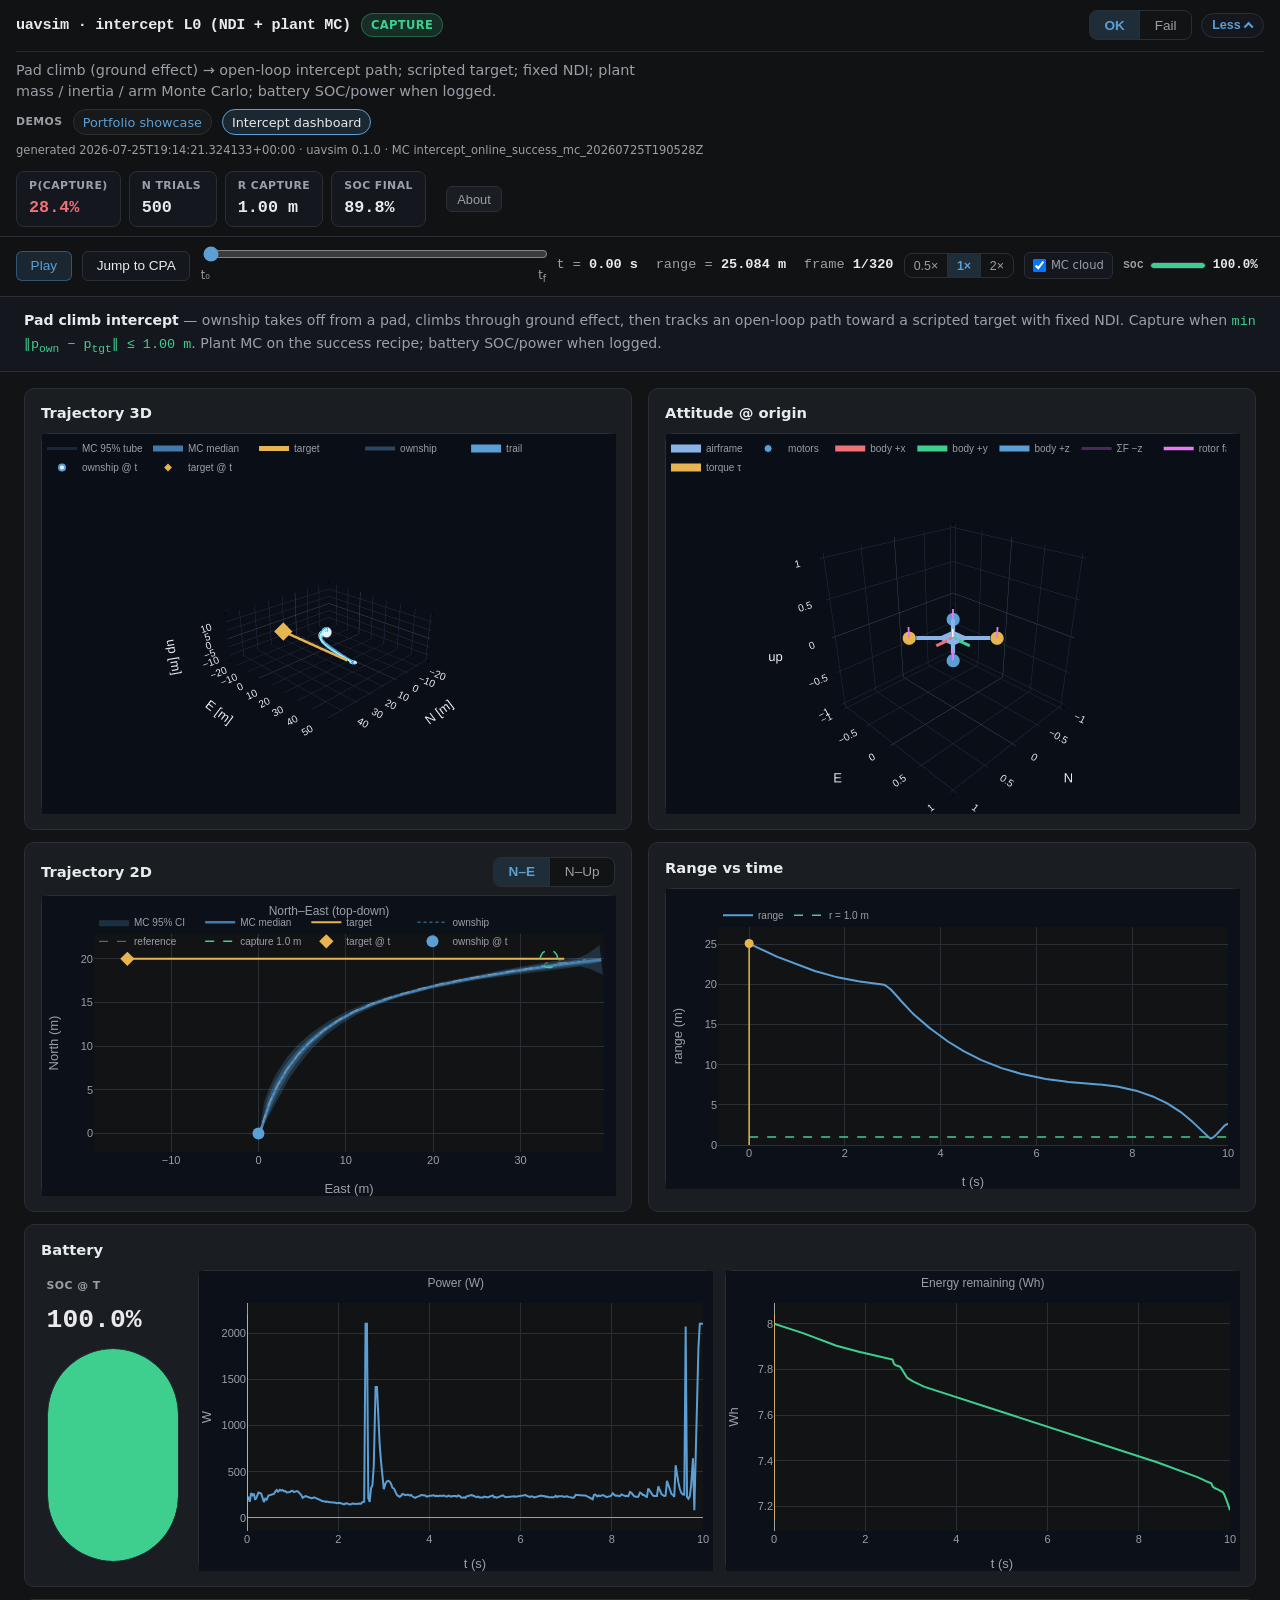
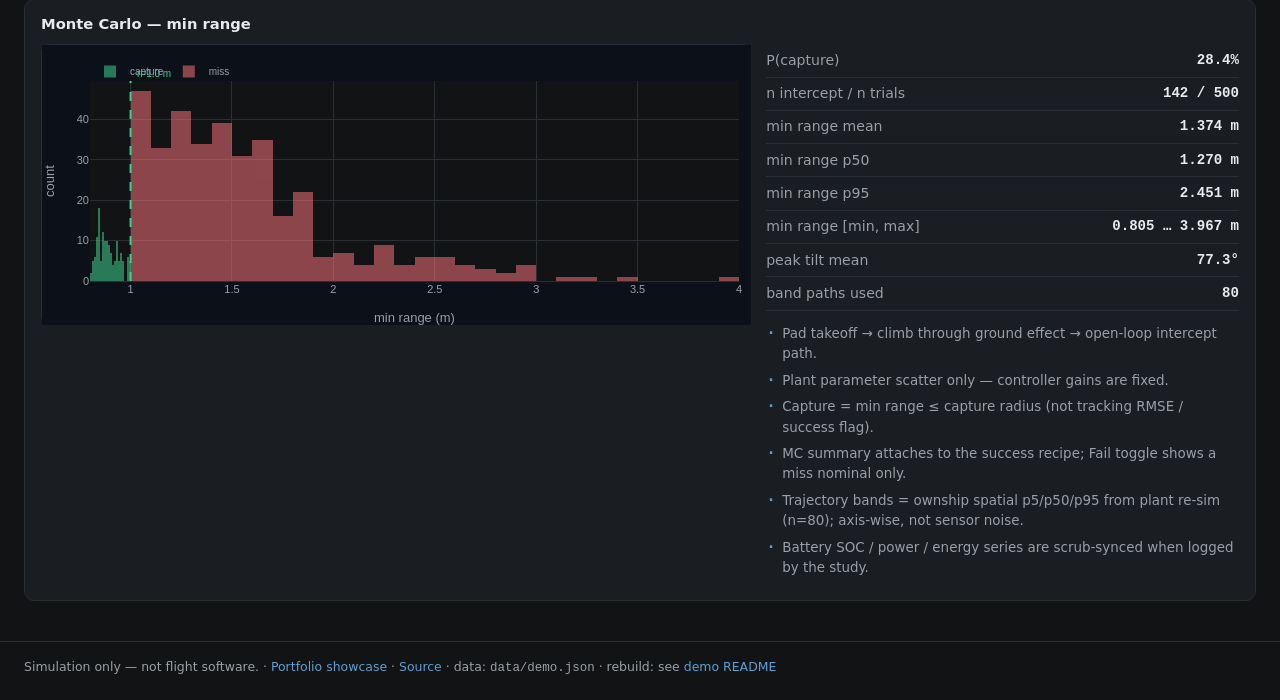
<file: intercept/index.html>
<!DOCTYPE html>
<html lang="en">
<head>
  <meta charset="utf-8" />
  <meta name="viewport" content="width=device-width, initial-scale=1" />
  <meta name="description" content="uavsim intercept L0: pad climb + GE, NDI chase, attitude, battery, plant Monte Carlo." />
  <meta http-equiv="Cache-Control" content="no-cache" />
  <title>uavsim · intercept L0 (NDI + plant MC)</title>
  <link rel="stylesheet" href="./styles.css?v=eae6a43" />
  <script src="https://cdn.plot.ly/plotly-2.35.2.min.js"></script>
  <script src="./lib/flight_viz.js?v=eae6a43"></script>
</head>
<body>
  <div id="app">
    <p class="loading">Loading intercept demo…</p>
  </div>
  <script src="./app.js?v=eae6a43"></script>
</body>
</html>
</file>
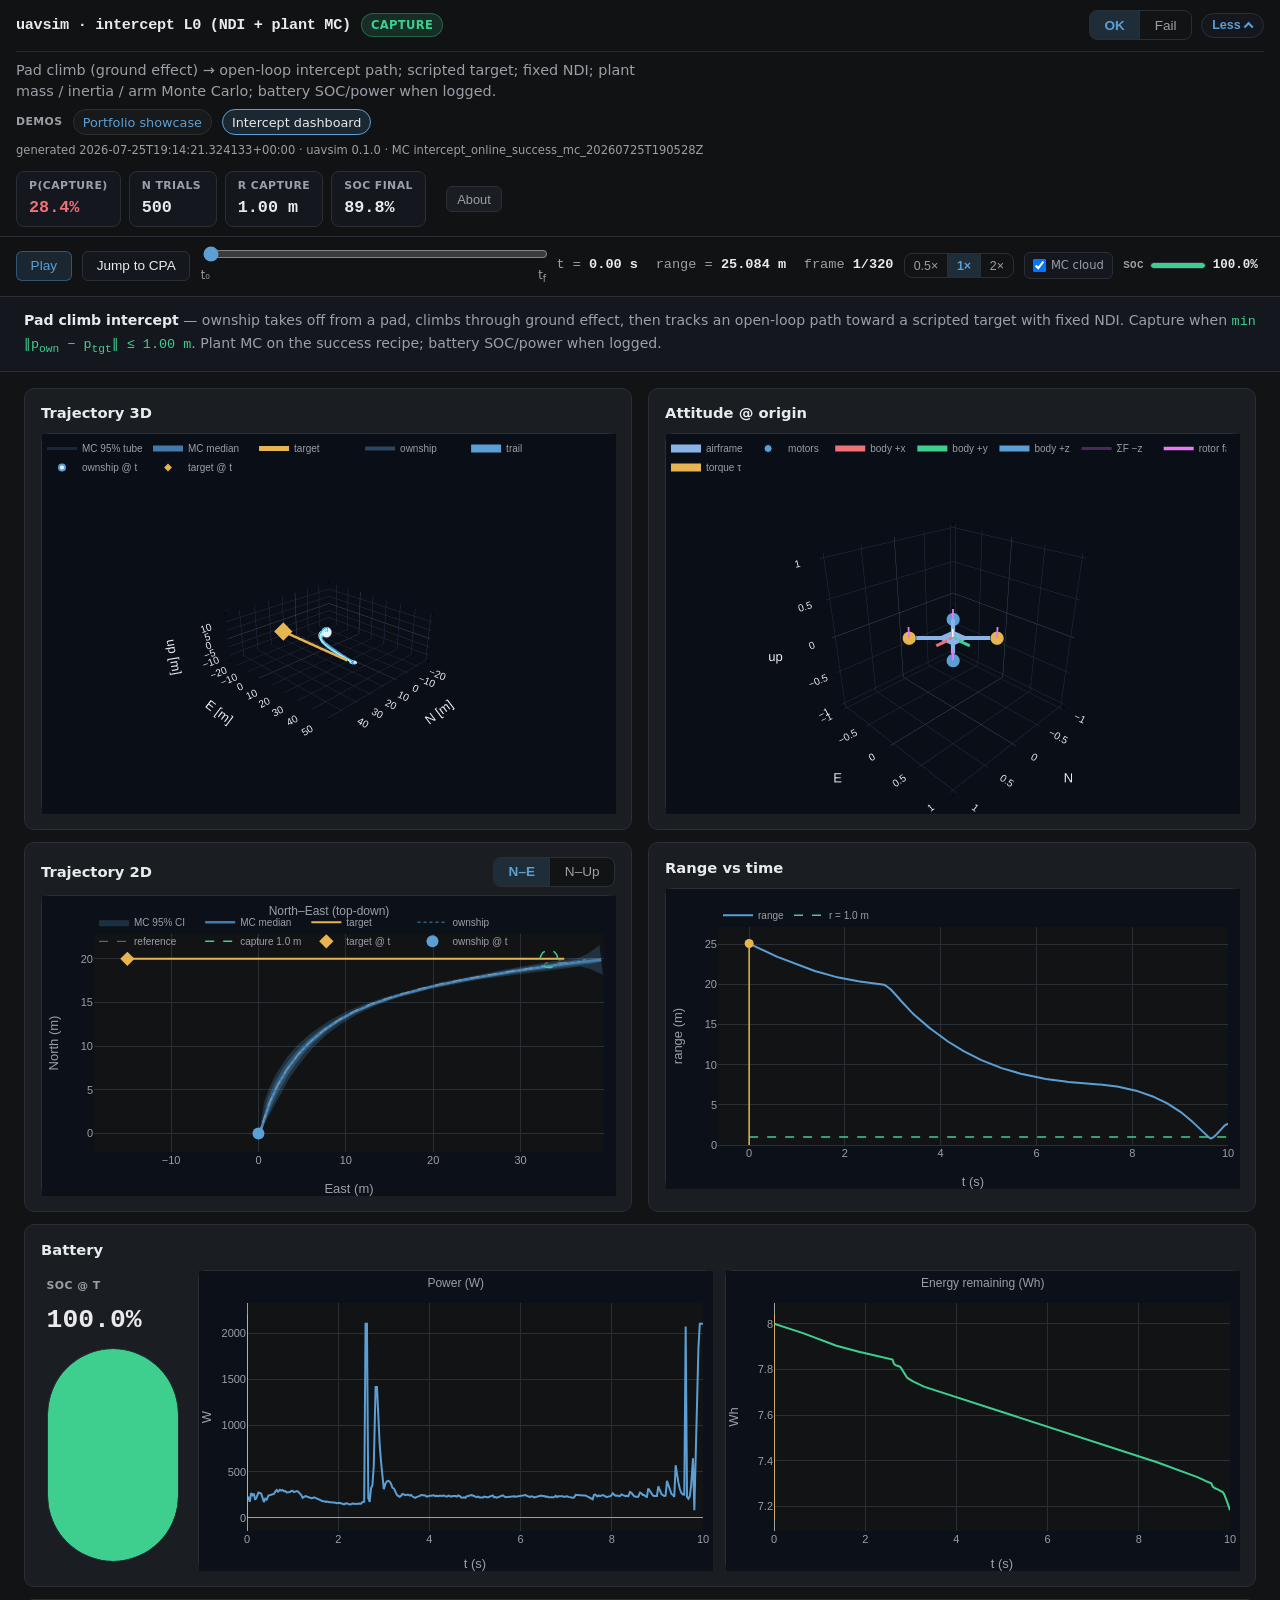
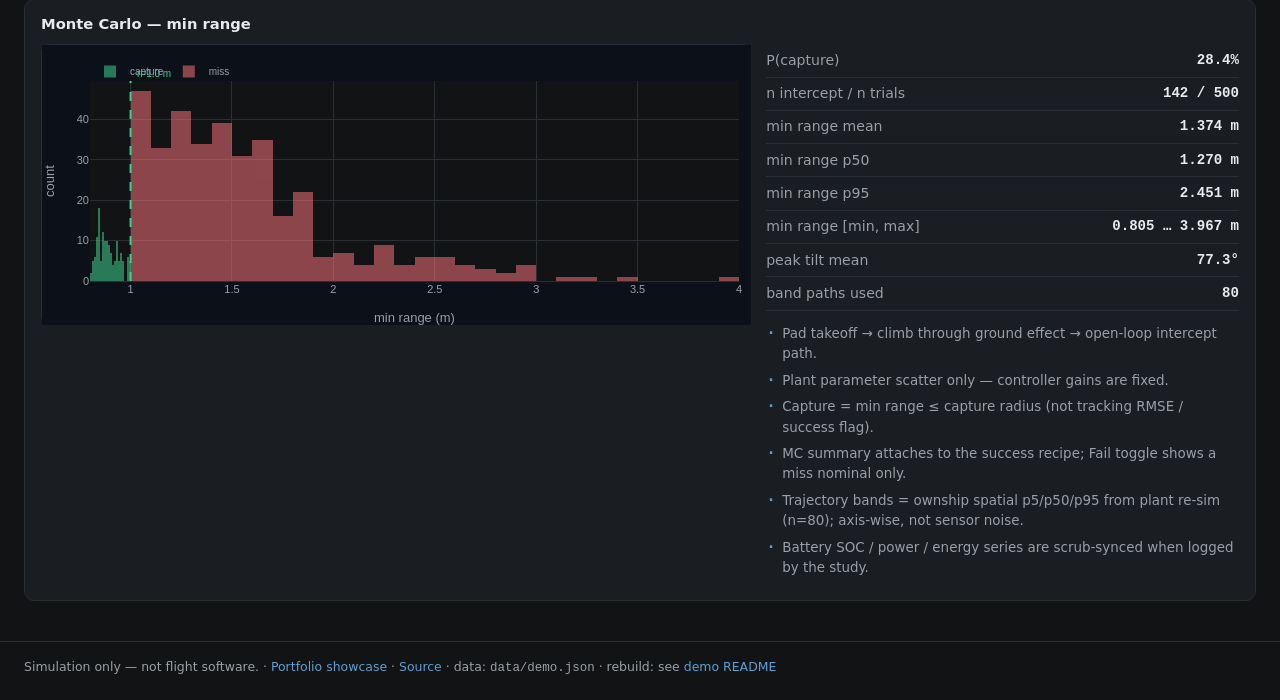
<file: docs/demos/intercept/index.html>
<!DOCTYPE html>
<html lang="en">
<head>
  <meta charset="utf-8" />
  <meta name="viewport" content="width=device-width, initial-scale=1" />
  <meta name="description" content="uavsim intercept L0: pad climb + GE, NDI chase, attitude, battery, plant Monte Carlo." />
  <meta http-equiv="Cache-Control" content="no-cache" />
  <title>uavsim · intercept L0 (NDI + plant MC)</title>
  <link rel="stylesheet" href="./styles.css?v=chrome-collapse-1" />
  <script src="https://cdn.plot.ly/plotly-2.35.2.min.js"></script>
  <script src="./lib/flight_viz.js?v=1"></script>
</head>
<body>
  <div id="app">
    <p class="loading">Loading intercept demo…</p>
  </div>
  <script src="./app.js?v=chrome-collapse-1"></script>
</body>
</html>
</file>
<file: intercept/styles.css>
:root {
  --bg: #111315;
  --panel: #1a1d21;
  --border: #2a2f36;
  --text: #e8eaed;
  --muted: #9aa0a6;
  --accent: #5b9fd4;
  --good: #3ecf8e;
  --bad: #f07178;
  --warn: #e6b450;
  --plot-bg: #0c1018;
  font-family: "Segoe UI", system-ui, -apple-system, sans-serif;
}

* { box-sizing: border-box; }

body {
  margin: 0;
  background: var(--bg);
  color: var(--text);
  line-height: 1.5;
  min-height: 100vh;
}

.loading {
  padding: 2rem;
  color: var(--muted);
}

.error-card {
  max-width: 42rem;
  margin: 2rem auto;
  background: var(--panel);
  border: 1px solid var(--border);
  border-radius: 10px;
  padding: 1.25rem 1.5rem;
}
.error-card h2 {
  margin: 0 0 0.5rem;
  color: var(--bad);
  font-size: 1.05rem;
}
.error-card code {
  font-size: 0.85rem;
  color: var(--accent);
}

/* ── Sticky chrome (header + transport) ─────────────── */
.sticky-chrome {
  position: sticky;
  top: 0;
  z-index: 40;
  background: rgba(17, 19, 21, 0.94);
  backdrop-filter: blur(10px);
  border-bottom: 1px solid var(--border);
}

/* Slim always-visible row; details expand below */
.chrome-bar {
  display: flex;
  flex-wrap: wrap;
  align-items: center;
  justify-content: space-between;
  gap: 0.45rem 0.75rem;
}
.chrome-bar-main {
  display: flex;
  flex-wrap: wrap;
  align-items: center;
  gap: 0.4rem 0.65rem;
  min-width: 0;
  flex: 1 1 auto;
}
.chrome-bar-actions {
  display: flex;
  flex-wrap: wrap;
  align-items: center;
  gap: 0.4rem 0.55rem;
  flex: 0 0 auto;
}
h1.chrome-title {
  margin: 0;
  font-size: 0.95rem;
  font-weight: 600;
  letter-spacing: -0.02em;
  font-family: ui-monospace, "SF Mono", "Cascadia Code", "Segoe UI Mono", Menlo, monospace;
  line-height: 1.25;
  max-width: min(100%, 28rem);
  overflow: hidden;
  text-overflow: ellipsis;
  white-space: nowrap;
}
.chrome-badge {
  flex-shrink: 0;
}
.chrome-case-seg button {
  padding: 0.28rem 0.55rem;
  font-size: 0.78rem;
}
.chrome-toggle {
  appearance: none;
  display: inline-flex;
  align-items: center;
  gap: 0.3rem;
  border: 1px solid var(--border);
  border-radius: 999px;
  background: #14181e;
  color: var(--accent);
  font-size: 0.78rem;
  font-weight: 600;
  padding: 0.28rem 0.65rem;
  cursor: pointer;
}
.chrome-toggle:hover {
  border-color: var(--accent);
}
.chrome-chevron {
  display: inline-block;
  width: 0.45rem;
  height: 0.45rem;
  border-right: 2px solid currentColor;
  border-bottom: 2px solid currentColor;
  transform: rotate(45deg);
  margin-top: -0.15rem;
  transition: transform 0.15s ease;
}
.sticky-chrome:not(.is-collapsed) .chrome-chevron {
  transform: rotate(-135deg);
  margin-top: 0.15rem;
}
.chrome-details {
  margin-top: 0.65rem;
  padding-top: 0.55rem;
  border-top: 1px solid rgba(42, 47, 54, 0.85);
}
.chrome-details[hidden] {
  display: none !important;
}
.sticky-chrome.is-collapsed header.app-header {
  padding-bottom: 0.45rem;
}

/* ── Header ─────────────────────────────────────────── */
header.app-header {
  padding: 0.65rem 1rem 0.55rem;
  background: transparent;
}

header h1 {
  margin: 0 0 0.3rem;
  font-size: 1.2rem;
  font-weight: 600;
  letter-spacing: -0.02em;
  font-family: ui-monospace, "SF Mono", "Cascadia Code", "Segoe UI Mono", Menlo, monospace;
}

header .tagline {
  margin: 0;
  color: var(--muted);
  font-size: 0.9rem;
  max-width: 70ch;
  line-height: 1.45;
}

/* Cross-demo links (Pages: / + /intercept/) */
.site-demos {
  display: flex;
  flex-wrap: wrap;
  align-items: center;
  gap: 0.35rem 0.65rem;
  margin: 0.45rem 0 0.25rem;
  font-size: 0.8rem;
}
.site-demos-label {
  color: var(--muted);
  font-weight: 600;
  letter-spacing: 0.04em;
  text-transform: uppercase;
  font-size: 0.68rem;
}
.site-demo-link {
  color: var(--accent);
  text-decoration: none;
  border: 1px solid var(--border);
  border-radius: 999px;
  padding: 0.15rem 0.55rem;
  background: rgba(255, 255, 255, 0.03);
}
.site-demo-link:hover {
  border-color: var(--accent);
  text-decoration: none;
}
.site-demo-link.is-current {
  color: var(--text);
  border-color: var(--accent);
  background: rgba(91, 159, 212, 0.15);
  pointer-events: none;
}

.meta {
  margin-top: 0.4rem;
  font-size: 0.72rem;
  color: var(--muted);
  font-variant-numeric: tabular-nums;
}

.header-row {
  display: flex;
  flex-wrap: wrap;
  gap: 0.75rem 1.25rem;
  align-items: center;
  margin-top: 0.75rem;
}

/* Segmented control */
.seg {
  display: inline-flex;
  border: 1px solid var(--border);
  border-radius: 8px;
  overflow: hidden;
  background: var(--bg);
}
.seg button {
  appearance: none;
  border: none;
  background: transparent;
  color: var(--muted);
  font-size: 0.85rem;
  font-weight: 500;
  padding: 0.4rem 0.9rem;
  cursor: pointer;
  border-right: 1px solid var(--border);
}
.seg button:last-child { border-right: none; }
.seg button:hover:not(:disabled) {
  color: var(--text);
  background: rgba(91, 159, 212, 0.08);
}
.seg button.active {
  background: rgba(91, 159, 212, 0.18);
  color: var(--accent);
  font-weight: 600;
}
.seg button:disabled {
  opacity: 0.4;
  cursor: not-allowed;
}

/* KPI chips */
.kpi-row {
  display: flex;
  flex-wrap: wrap;
  gap: 0.5rem;
  align-items: center;
}
.kpi {
  display: inline-flex;
  flex-direction: column;
  gap: 0.1rem;
  padding: 0.35rem 0.75rem;
  border-radius: 8px;
  border: 1px solid var(--border);
  background: #14181e;
  min-width: 5.5rem;
}
.kpi .kpi-label {
  font-size: 0.68rem;
  font-weight: 600;
  letter-spacing: 0.04em;
  text-transform: uppercase;
  color: var(--muted);
}
.kpi .kpi-value {
  font-size: 1.05rem;
  font-weight: 600;
  font-variant-numeric: tabular-nums;
  font-family: ui-monospace, "SF Mono", Menlo, monospace;
}
.kpi.good .kpi-value { color: var(--good); }
.kpi.bad .kpi-value { color: var(--bad); }
.kpi.warn .kpi-value { color: var(--warn); }

.badge {
  display: inline-block;
  padding: 0.15rem 0.55rem;
  border-radius: 999px;
  font-size: 0.72rem;
  font-weight: 600;
  letter-spacing: 0.03em;
  text-transform: uppercase;
  border: 1px solid var(--border);
}
.badge.ok {
  background: rgba(62, 207, 142, 0.15);
  color: var(--good);
  border-color: rgba(62, 207, 142, 0.35);
}
.badge.miss {
  background: rgba(240, 113, 120, 0.15);
  color: var(--bad);
  border-color: rgba(240, 113, 120, 0.35);
}

.about-toggle {
  appearance: none;
  border: 1px solid var(--border);
  background: var(--panel);
  color: var(--muted);
  border-radius: 6px;
  padding: 0.3rem 0.65rem;
  font-size: 0.8rem;
  cursor: pointer;
}
.about-toggle:hover { color: var(--text); border-color: var(--accent); }
.about-panel {
  margin-top: 0.75rem;
  padding: 0.85rem 1rem;
  border: 1px solid var(--border);
  border-radius: 8px;
  background: #14181e;
  font-size: 0.86rem;
  color: var(--muted);
  max-width: 72ch;
}
.about-panel p { margin: 0 0 0.55rem; }
.about-panel p:last-child { margin-bottom: 0; }

/* ── Story strip ─────────────────────────────────────── */
.story-strip {
  margin: 0;
  padding: 0.85rem 1.5rem;
  border-bottom: 1px solid var(--border);
  background: #14181e;
  font-size: 0.88rem;
  color: var(--muted);
}
.story-strip strong { color: var(--text); font-weight: 600; }
.story-strip .capture-eq {
  font-family: ui-monospace, "SF Mono", Menlo, monospace;
  color: var(--good);
  font-size: 0.84rem;
}

/* ── Main layout ─────────────────────────────────────── */
main {
  padding: 1rem 1.5rem 2.5rem;
}

.primary-row,
.secondary-row {
  display: grid;
  grid-template-columns: 1fr 1fr;
  gap: 1rem;
  margin-bottom: 0.75rem;
}
@media (max-width: 960px) {
  .primary-row,
  .secondary-row { grid-template-columns: 1fr; }
}

.card {
  background: var(--panel);
  border: 1px solid var(--border);
  border-radius: 10px;
  padding: 0.85rem 1rem 1rem;
}
.card h2 {
  margin: 0 0 0.55rem;
  font-size: 0.92rem;
  font-weight: 600;
  display: flex;
  flex-wrap: wrap;
  align-items: center;
  gap: 0.5rem 0.85rem;
}
.card-tools {
  display: flex;
  flex-wrap: wrap;
  gap: 0.4rem 0.65rem;
  align-items: center;
  margin-left: auto;
  font-weight: 400;
}

.plot-host {
  width: 100%;
  min-height: 320px;
  background: var(--plot-bg);
  border-radius: 8px;
  border: 1px solid var(--border);
}
.plot-host.tall { min-height: 380px; }
.plot-host.mid { min-height: 300px; }
.plot-host.hist { min-height: 280px; }

.fail-mc-note {
  color: var(--muted);
  font-size: 0.82rem;
  font-style: italic;
}

.tool-label {
  font-size: 0.72rem;
  color: var(--muted);
  display: inline-flex;
  align-items: center;
  gap: 0.3rem;
  user-select: none;
}
.tool-label input { margin: 0; }
.tool-label.transport-bands {
  padding: 0.25rem 0.5rem;
  border: 1px solid var(--border);
  border-radius: 6px;
  background: #14181e;
}

/* ── Transport bar (inside sticky chrome) ────────────── */
.transport {
  display: flex;
  flex-wrap: wrap;
  gap: 0.45rem 0.65rem;
  align-items: center;
  padding: 0.45rem 1rem 0.55rem;
  margin: 0;
  background: transparent;
  border: none;
  border-top: 1px solid var(--border);
  border-radius: 0;
}

@media (max-width: 600px) {
  .transport .scrub-wrap {
    flex: 1 1 100%;
    order: 10;
  }
  .chrome-title {
    max-width: 12rem;
    font-size: 0.85rem;
  }
  .chrome-toggle-label {
    /* icon-only on very narrow — label still in a11y title */
  }
}

/* SOC strip in transport */
.soc-strip {
  display: inline-flex;
  align-items: center;
  gap: 0.4rem;
  min-width: 7.5rem;
  font-size: 0.78rem;
  font-variant-numeric: tabular-nums;
  font-family: ui-monospace, "SF Mono", Menlo, monospace;
}
.soc-label {
  color: var(--muted);
  font-weight: 600;
  font-size: 0.68rem;
  letter-spacing: 0.04em;
  text-transform: uppercase;
}
.soc-pct { color: var(--text); font-weight: 600; min-width: 3.2rem; }
.soc-bar-track {
  flex: 1 1 4rem;
  height: 0.45rem;
  min-width: 3.5rem;
  border-radius: 999px;
  background: #0c1018;
  border: 1px solid var(--border);
  overflow: hidden;
}
.soc-bar-track.large {
  height: 0.85rem;
  width: 100%;
  min-width: 8rem;
}
.soc-bar-fill {
  height: 100%;
  width: 0%;
  background: var(--good);
  border-radius: 999px;
  transition: width 0.08s linear;
}

/* Battery row */
.battery-row { margin-bottom: 0.75rem; }
.battery-grid {
  display: grid;
  grid-template-columns: minmax(8rem, 0.28fr) 1fr 1fr;
  gap: 0.85rem;
  align-items: stretch;
}
@media (max-width: 960px) {
  .battery-grid { grid-template-columns: 1fr; }
}
.soc-gauge-wrap {
  display: flex;
  flex-direction: column;
  justify-content: center;
  gap: 0.45rem;
  padding: 0.5rem 0.35rem;
}
.soc-gauge-label {
  font-size: 0.68rem;
  font-weight: 600;
  letter-spacing: 0.04em;
  text-transform: uppercase;
  color: var(--muted);
}
.soc-gauge-value {
  font-size: 1.65rem;
  font-weight: 600;
  font-variant-numeric: tabular-nums;
  font-family: ui-monospace, "SF Mono", Menlo, monospace;
  color: var(--text);
}

.transport .btn {
  appearance: none;
  border: 1px solid var(--border);
  background: #14181e;
  color: var(--text);
  border-radius: 6px;
  padding: 0.4rem 0.85rem;
  font-size: 0.85rem;
  cursor: pointer;
  font-weight: 500;
}
.transport .btn:hover { border-color: var(--accent); color: var(--accent); }
.transport .btn.primary {
  background: rgba(91, 159, 212, 0.15);
  border-color: rgba(91, 159, 212, 0.4);
  color: var(--accent);
}

.scrub-wrap {
  flex: 1 1 14rem;
  display: flex;
  flex-direction: column;
  gap: 0.2rem;
  min-width: 10rem;
}
.scrub-wrap input[type="range"] {
  width: 100%;
  accent-color: var(--accent);
}
.scrub-labels {
  display: flex;
  justify-content: space-between;
  font-size: 0.72rem;
  color: var(--muted);
  font-variant-numeric: tabular-nums;
}

.readouts {
  display: flex;
  flex-wrap: wrap;
  gap: 0.75rem 1.1rem;
  font-size: 0.85rem;
  font-variant-numeric: tabular-nums;
  font-family: ui-monospace, "SF Mono", Menlo, monospace;
}
.readouts span { color: var(--muted); }
.readouts strong { color: var(--text); font-weight: 600; }

.speed-seg button { padding: 0.3rem 0.55rem; font-size: 0.78rem; }

/* ── MC panel ────────────────────────────────────────── */
.mc-panel {
  margin-top: 0.25rem;
}
.mc-grid {
  display: grid;
  grid-template-columns: 1.2fr 0.8fr;
  gap: 1rem;
}
@media (max-width: 900px) {
  .mc-grid { grid-template-columns: 1fr; }
}

.stat-list {
  list-style: none;
  margin: 0;
  padding: 0;
  font-size: 0.88rem;
}
.stat-list li {
  display: flex;
  justify-content: space-between;
  gap: 1rem;
  padding: 0.35rem 0;
  border-bottom: 1px solid var(--border);
  font-variant-numeric: tabular-nums;
}
.stat-list li span { color: var(--muted); }
.stat-list li strong {
  font-family: ui-monospace, "SF Mono", Menlo, monospace;
  font-weight: 600;
}

.how-to {
  margin: 0.85rem 0 0;
  padding: 0;
  list-style: none;
  font-size: 0.84rem;
  color: var(--muted);
}
.how-to li {
  position: relative;
  padding-left: 1rem;
  margin-bottom: 0.4rem;
}
.how-to li::before {
  content: "·";
  position: absolute;
  left: 0.15rem;
  color: var(--accent);
  font-weight: 700;
}

.muted-note {
  color: var(--muted);
  font-size: 0.86rem;
  margin: 0.5rem 0 0;
}

/* ── Footer ──────────────────────────────────────────── */
footer {
  border-top: 1px solid var(--border);
  padding: 1rem 1.5rem 1.5rem;
  font-size: 0.78rem;
  color: var(--muted);
}
footer a { color: var(--accent); text-decoration: none; }
footer a:hover { text-decoration: underline; }

.hidden { display: none !important; }
</file>
<file: docs/demos/intercept/styles.css>
:root {
  --bg: #111315;
  --panel: #1a1d21;
  --border: #2a2f36;
  --text: #e8eaed;
  --muted: #9aa0a6;
  --accent: #5b9fd4;
  --good: #3ecf8e;
  --bad: #f07178;
  --warn: #e6b450;
  --plot-bg: #0c1018;
  font-family: "Segoe UI", system-ui, -apple-system, sans-serif;
}

* { box-sizing: border-box; }

body {
  margin: 0;
  background: var(--bg);
  color: var(--text);
  line-height: 1.5;
  min-height: 100vh;
}

.loading {
  padding: 2rem;
  color: var(--muted);
}

.error-card {
  max-width: 42rem;
  margin: 2rem auto;
  background: var(--panel);
  border: 1px solid var(--border);
  border-radius: 10px;
  padding: 1.25rem 1.5rem;
}
.error-card h2 {
  margin: 0 0 0.5rem;
  color: var(--bad);
  font-size: 1.05rem;
}
.error-card code {
  font-size: 0.85rem;
  color: var(--accent);
}

/* ── Sticky chrome (header + transport) ─────────────── */
.sticky-chrome {
  position: sticky;
  top: 0;
  z-index: 40;
  background: rgba(17, 19, 21, 0.94);
  backdrop-filter: blur(10px);
  border-bottom: 1px solid var(--border);
}

/* Slim always-visible row; details expand below */
.chrome-bar {
  display: flex;
  flex-wrap: wrap;
  align-items: center;
  justify-content: space-between;
  gap: 0.45rem 0.75rem;
}
.chrome-bar-main {
  display: flex;
  flex-wrap: wrap;
  align-items: center;
  gap: 0.4rem 0.65rem;
  min-width: 0;
  flex: 1 1 auto;
}
.chrome-bar-actions {
  display: flex;
  flex-wrap: wrap;
  align-items: center;
  gap: 0.4rem 0.55rem;
  flex: 0 0 auto;
}
h1.chrome-title {
  margin: 0;
  font-size: 0.95rem;
  font-weight: 600;
  letter-spacing: -0.02em;
  font-family: ui-monospace, "SF Mono", "Cascadia Code", "Segoe UI Mono", Menlo, monospace;
  line-height: 1.25;
  max-width: min(100%, 28rem);
  overflow: hidden;
  text-overflow: ellipsis;
  white-space: nowrap;
}
.chrome-badge {
  flex-shrink: 0;
}
.chrome-case-seg button {
  padding: 0.28rem 0.55rem;
  font-size: 0.78rem;
}
.chrome-toggle {
  appearance: none;
  display: inline-flex;
  align-items: center;
  gap: 0.3rem;
  border: 1px solid var(--border);
  border-radius: 999px;
  background: #14181e;
  color: var(--accent);
  font-size: 0.78rem;
  font-weight: 600;
  padding: 0.28rem 0.65rem;
  cursor: pointer;
}
.chrome-toggle:hover {
  border-color: var(--accent);
}
.chrome-chevron {
  display: inline-block;
  width: 0.45rem;
  height: 0.45rem;
  border-right: 2px solid currentColor;
  border-bottom: 2px solid currentColor;
  transform: rotate(45deg);
  margin-top: -0.15rem;
  transition: transform 0.15s ease;
}
.sticky-chrome:not(.is-collapsed) .chrome-chevron {
  transform: rotate(-135deg);
  margin-top: 0.15rem;
}
.chrome-details {
  margin-top: 0.65rem;
  padding-top: 0.55rem;
  border-top: 1px solid rgba(42, 47, 54, 0.85);
}
.chrome-details[hidden] {
  display: none !important;
}
.sticky-chrome.is-collapsed header.app-header {
  padding-bottom: 0.45rem;
}

/* ── Header ─────────────────────────────────────────── */
header.app-header {
  padding: 0.65rem 1rem 0.55rem;
  background: transparent;
}

header h1 {
  margin: 0 0 0.3rem;
  font-size: 1.2rem;
  font-weight: 600;
  letter-spacing: -0.02em;
  font-family: ui-monospace, "SF Mono", "Cascadia Code", "Segoe UI Mono", Menlo, monospace;
}

header .tagline {
  margin: 0;
  color: var(--muted);
  font-size: 0.9rem;
  max-width: 70ch;
  line-height: 1.45;
}

/* Cross-demo links (Pages: / + /intercept/) */
.site-demos {
  display: flex;
  flex-wrap: wrap;
  align-items: center;
  gap: 0.35rem 0.65rem;
  margin: 0.45rem 0 0.25rem;
  font-size: 0.8rem;
}
.site-demos-label {
  color: var(--muted);
  font-weight: 600;
  letter-spacing: 0.04em;
  text-transform: uppercase;
  font-size: 0.68rem;
}
.site-demo-link {
  color: var(--accent);
  text-decoration: none;
  border: 1px solid var(--border);
  border-radius: 999px;
  padding: 0.15rem 0.55rem;
  background: rgba(255, 255, 255, 0.03);
}
.site-demo-link:hover {
  border-color: var(--accent);
  text-decoration: none;
}
.site-demo-link.is-current {
  color: var(--text);
  border-color: var(--accent);
  background: rgba(91, 159, 212, 0.15);
  pointer-events: none;
}

.meta {
  margin-top: 0.4rem;
  font-size: 0.72rem;
  color: var(--muted);
  font-variant-numeric: tabular-nums;
}

.header-row {
  display: flex;
  flex-wrap: wrap;
  gap: 0.75rem 1.25rem;
  align-items: center;
  margin-top: 0.75rem;
}

/* Segmented control */
.seg {
  display: inline-flex;
  border: 1px solid var(--border);
  border-radius: 8px;
  overflow: hidden;
  background: var(--bg);
}
.seg button {
  appearance: none;
  border: none;
  background: transparent;
  color: var(--muted);
  font-size: 0.85rem;
  font-weight: 500;
  padding: 0.4rem 0.9rem;
  cursor: pointer;
  border-right: 1px solid var(--border);
}
.seg button:last-child { border-right: none; }
.seg button:hover:not(:disabled) {
  color: var(--text);
  background: rgba(91, 159, 212, 0.08);
}
.seg button.active {
  background: rgba(91, 159, 212, 0.18);
  color: var(--accent);
  font-weight: 600;
}
.seg button:disabled {
  opacity: 0.4;
  cursor: not-allowed;
}

/* KPI chips */
.kpi-row {
  display: flex;
  flex-wrap: wrap;
  gap: 0.5rem;
  align-items: center;
}
.kpi {
  display: inline-flex;
  flex-direction: column;
  gap: 0.1rem;
  padding: 0.35rem 0.75rem;
  border-radius: 8px;
  border: 1px solid var(--border);
  background: #14181e;
  min-width: 5.5rem;
}
.kpi .kpi-label {
  font-size: 0.68rem;
  font-weight: 600;
  letter-spacing: 0.04em;
  text-transform: uppercase;
  color: var(--muted);
}
.kpi .kpi-value {
  font-size: 1.05rem;
  font-weight: 600;
  font-variant-numeric: tabular-nums;
  font-family: ui-monospace, "SF Mono", Menlo, monospace;
}
.kpi.good .kpi-value { color: var(--good); }
.kpi.bad .kpi-value { color: var(--bad); }
.kpi.warn .kpi-value { color: var(--warn); }

.badge {
  display: inline-block;
  padding: 0.15rem 0.55rem;
  border-radius: 999px;
  font-size: 0.72rem;
  font-weight: 600;
  letter-spacing: 0.03em;
  text-transform: uppercase;
  border: 1px solid var(--border);
}
.badge.ok {
  background: rgba(62, 207, 142, 0.15);
  color: var(--good);
  border-color: rgba(62, 207, 142, 0.35);
}
.badge.miss {
  background: rgba(240, 113, 120, 0.15);
  color: var(--bad);
  border-color: rgba(240, 113, 120, 0.35);
}

.about-toggle {
  appearance: none;
  border: 1px solid var(--border);
  background: var(--panel);
  color: var(--muted);
  border-radius: 6px;
  padding: 0.3rem 0.65rem;
  font-size: 0.8rem;
  cursor: pointer;
}
.about-toggle:hover { color: var(--text); border-color: var(--accent); }
.about-panel {
  margin-top: 0.75rem;
  padding: 0.85rem 1rem;
  border: 1px solid var(--border);
  border-radius: 8px;
  background: #14181e;
  font-size: 0.86rem;
  color: var(--muted);
  max-width: 72ch;
}
.about-panel p { margin: 0 0 0.55rem; }
.about-panel p:last-child { margin-bottom: 0; }

/* ── Story strip ─────────────────────────────────────── */
.story-strip {
  margin: 0;
  padding: 0.85rem 1.5rem;
  border-bottom: 1px solid var(--border);
  background: #14181e;
  font-size: 0.88rem;
  color: var(--muted);
}
.story-strip strong { color: var(--text); font-weight: 600; }
.story-strip .capture-eq {
  font-family: ui-monospace, "SF Mono", Menlo, monospace;
  color: var(--good);
  font-size: 0.84rem;
}

/* ── Main layout ─────────────────────────────────────── */
main {
  padding: 1rem 1.5rem 2.5rem;
}

.primary-row,
.secondary-row {
  display: grid;
  grid-template-columns: 1fr 1fr;
  gap: 1rem;
  margin-bottom: 0.75rem;
}
@media (max-width: 960px) {
  .primary-row,
  .secondary-row { grid-template-columns: 1fr; }
}

.card {
  background: var(--panel);
  border: 1px solid var(--border);
  border-radius: 10px;
  padding: 0.85rem 1rem 1rem;
}
.card h2 {
  margin: 0 0 0.55rem;
  font-size: 0.92rem;
  font-weight: 600;
  display: flex;
  flex-wrap: wrap;
  align-items: center;
  gap: 0.5rem 0.85rem;
}
.card-tools {
  display: flex;
  flex-wrap: wrap;
  gap: 0.4rem 0.65rem;
  align-items: center;
  margin-left: auto;
  font-weight: 400;
}

.plot-host {
  width: 100%;
  min-height: 320px;
  background: var(--plot-bg);
  border-radius: 8px;
  border: 1px solid var(--border);
}
.plot-host.tall { min-height: 380px; }
.plot-host.mid { min-height: 300px; }
.plot-host.hist { min-height: 280px; }

.fail-mc-note {
  color: var(--muted);
  font-size: 0.82rem;
  font-style: italic;
}

.tool-label {
  font-size: 0.72rem;
  color: var(--muted);
  display: inline-flex;
  align-items: center;
  gap: 0.3rem;
  user-select: none;
}
.tool-label input { margin: 0; }
.tool-label.transport-bands {
  padding: 0.25rem 0.5rem;
  border: 1px solid var(--border);
  border-radius: 6px;
  background: #14181e;
}

/* ── Transport bar (inside sticky chrome) ────────────── */
.transport {
  display: flex;
  flex-wrap: wrap;
  gap: 0.45rem 0.65rem;
  align-items: center;
  padding: 0.45rem 1rem 0.55rem;
  margin: 0;
  background: transparent;
  border: none;
  border-top: 1px solid var(--border);
  border-radius: 0;
}

@media (max-width: 600px) {
  .transport .scrub-wrap {
    flex: 1 1 100%;
    order: 10;
  }
  .chrome-title {
    max-width: 12rem;
    font-size: 0.85rem;
  }
  .chrome-toggle-label {
    /* icon-only on very narrow — label still in a11y title */
  }
}

/* SOC strip in transport */
.soc-strip {
  display: inline-flex;
  align-items: center;
  gap: 0.4rem;
  min-width: 7.5rem;
  font-size: 0.78rem;
  font-variant-numeric: tabular-nums;
  font-family: ui-monospace, "SF Mono", Menlo, monospace;
}
.soc-label {
  color: var(--muted);
  font-weight: 600;
  font-size: 0.68rem;
  letter-spacing: 0.04em;
  text-transform: uppercase;
}
.soc-pct { color: var(--text); font-weight: 600; min-width: 3.2rem; }
.soc-bar-track {
  flex: 1 1 4rem;
  height: 0.45rem;
  min-width: 3.5rem;
  border-radius: 999px;
  background: #0c1018;
  border: 1px solid var(--border);
  overflow: hidden;
}
.soc-bar-track.large {
  height: 0.85rem;
  width: 100%;
  min-width: 8rem;
}
.soc-bar-fill {
  height: 100%;
  width: 0%;
  background: var(--good);
  border-radius: 999px;
  transition: width 0.08s linear;
}

/* Battery row */
.battery-row { margin-bottom: 0.75rem; }
.battery-grid {
  display: grid;
  grid-template-columns: minmax(8rem, 0.28fr) 1fr 1fr;
  gap: 0.85rem;
  align-items: stretch;
}
@media (max-width: 960px) {
  .battery-grid { grid-template-columns: 1fr; }
}
.soc-gauge-wrap {
  display: flex;
  flex-direction: column;
  justify-content: center;
  gap: 0.45rem;
  padding: 0.5rem 0.35rem;
}
.soc-gauge-label {
  font-size: 0.68rem;
  font-weight: 600;
  letter-spacing: 0.04em;
  text-transform: uppercase;
  color: var(--muted);
}
.soc-gauge-value {
  font-size: 1.65rem;
  font-weight: 600;
  font-variant-numeric: tabular-nums;
  font-family: ui-monospace, "SF Mono", Menlo, monospace;
  color: var(--text);
}

.transport .btn {
  appearance: none;
  border: 1px solid var(--border);
  background: #14181e;
  color: var(--text);
  border-radius: 6px;
  padding: 0.4rem 0.85rem;
  font-size: 0.85rem;
  cursor: pointer;
  font-weight: 500;
}
.transport .btn:hover { border-color: var(--accent); color: var(--accent); }
.transport .btn.primary {
  background: rgba(91, 159, 212, 0.15);
  border-color: rgba(91, 159, 212, 0.4);
  color: var(--accent);
}

.scrub-wrap {
  flex: 1 1 14rem;
  display: flex;
  flex-direction: column;
  gap: 0.2rem;
  min-width: 10rem;
}
.scrub-wrap input[type="range"] {
  width: 100%;
  accent-color: var(--accent);
}
.scrub-labels {
  display: flex;
  justify-content: space-between;
  font-size: 0.72rem;
  color: var(--muted);
  font-variant-numeric: tabular-nums;
}

.readouts {
  display: flex;
  flex-wrap: wrap;
  gap: 0.75rem 1.1rem;
  font-size: 0.85rem;
  font-variant-numeric: tabular-nums;
  font-family: ui-monospace, "SF Mono", Menlo, monospace;
}
.readouts span { color: var(--muted); }
.readouts strong { color: var(--text); font-weight: 600; }

.speed-seg button { padding: 0.3rem 0.55rem; font-size: 0.78rem; }

/* ── MC panel ────────────────────────────────────────── */
.mc-panel {
  margin-top: 0.25rem;
}
.mc-grid {
  display: grid;
  grid-template-columns: 1.2fr 0.8fr;
  gap: 1rem;
}
@media (max-width: 900px) {
  .mc-grid { grid-template-columns: 1fr; }
}

.stat-list {
  list-style: none;
  margin: 0;
  padding: 0;
  font-size: 0.88rem;
}
.stat-list li {
  display: flex;
  justify-content: space-between;
  gap: 1rem;
  padding: 0.35rem 0;
  border-bottom: 1px solid var(--border);
  font-variant-numeric: tabular-nums;
}
.stat-list li span { color: var(--muted); }
.stat-list li strong {
  font-family: ui-monospace, "SF Mono", Menlo, monospace;
  font-weight: 600;
}

.how-to {
  margin: 0.85rem 0 0;
  padding: 0;
  list-style: none;
  font-size: 0.84rem;
  color: var(--muted);
}
.how-to li {
  position: relative;
  padding-left: 1rem;
  margin-bottom: 0.4rem;
}
.how-to li::before {
  content: "·";
  position: absolute;
  left: 0.15rem;
  color: var(--accent);
  font-weight: 700;
}

.muted-note {
  color: var(--muted);
  font-size: 0.86rem;
  margin: 0.5rem 0 0;
}

/* ── Footer ──────────────────────────────────────────── */
footer {
  border-top: 1px solid var(--border);
  padding: 1rem 1.5rem 1.5rem;
  font-size: 0.78rem;
  color: var(--muted);
}
footer a { color: var(--accent); text-decoration: none; }
footer a:hover { text-decoration: underline; }

.hidden { display: none !important; }
</file>
